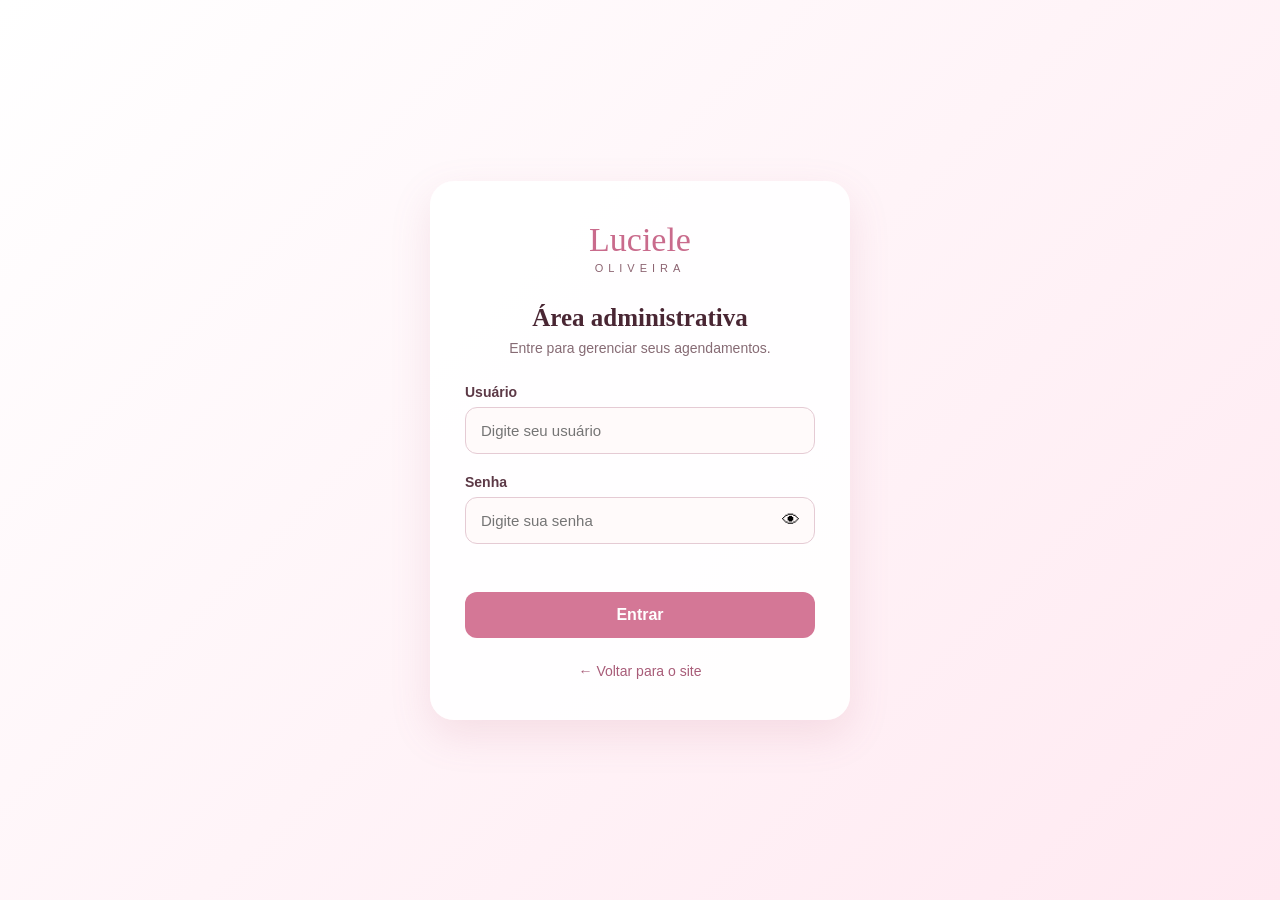
<file: login.html>
<!DOCTYPE html>
<html lang="pt-BR">
<head>
    <meta charset="UTF-8">
    <meta name="viewport" content="width=device-width, initial-scale=1.0">

    <title>Login | Luciele Oliveira</title>

    <link rel="stylesheet" href="login.css">
</head>

<body>

    <main class="login-container">

        <section class="login-card">

            <div class="logo">
                <span>Luciele</span>
                <small>OLIVEIRA</small>
            </div>

            <div class="login-header">
                <h1>Área administrativa</h1>
                <p>Entre para gerenciar seus agendamentos.</p>
            </div>

            <form id="loginForm">

                <div class="input-group">
                    <label for="usuario">Usuário</label>
                    <input
                        type="text"
                        id="usuario"
                        placeholder="Digite seu usuário"
                        required
                    >
                </div>

                <div class="input-group">
                    <label for="senha">Senha</label>

                    <div class="password-container">
                        <input
                            type="password"
                            id="senha"
                            placeholder="Digite sua senha"
                            required
                        >

                        <button
                            type="button"
                            id="mostrarSenha"
                            aria-label="Mostrar senha"
                        >
                            👁
                        </button>
                    </div>
                </div>

                <p id="mensagemErro" class="mensagem-erro"></p>

                <button type="submit" class="btn-login">
                    Entrar
                </button>

            </form>

            <a href="index.html" class="voltar">
                ← Voltar para o site
            </a>

        </section>

    </main>

    <script src="login.js"></script>

</body>
</html>
</file>
<file: login.css>
/* ==============================
   CONFIGURAÇÕES GERAIS
============================== */

* {
    margin: 0;
    padding: 0;
    box-sizing: border-box;
}

body {
    font-family: Arial, Helvetica, sans-serif;
    min-height: 100vh;

    background: linear-gradient(
        135deg,
        #fff,
        #ffe9f1
    );

    display: flex;
    justify-content: center;
    align-items: center;

    color: #4a2634;
}


/* ==============================
   CONTAINER
============================== */

.login-container {
    width: 100%;
    padding: 20px;
}


/* ==============================
   CARTÃO DE LOGIN
============================== */

.login-card {
    width: 100%;
    max-width: 420px;

    margin: auto;
    padding: 40px 35px;

    background: rgba(255, 255, 255, 0.95);

    border-radius: 24px;

    box-shadow:
        0 15px 40px rgba(190, 100, 130, 0.15);

    text-align: center;
}


/* ==============================
   LOGO
============================== */

.logo {
    margin-bottom: 30px;
}

.logo span {
    display: block;

    font-family: Georgia, serif;

    font-size: 34px;

    color: #c96b8c;
}

.logo small {
    display: block;

    margin-top: 3px;

    letter-spacing: 5px;

    font-size: 11px;

    color: #8c6471;
}


/* ==============================
   CABEÇALHO
============================== */

.login-header h1 {
    font-family: Georgia, serif;

    font-size: 25px;

    margin-bottom: 8px;

    color: #492633;
}

.login-header p {
    font-size: 14px;

    color: #866b74;

    margin-bottom: 28px;
}


/* ==============================
   CAMPOS
============================== */

.input-group {
    text-align: left;

    margin-bottom: 20px;
}

.input-group label {
    display: block;

    margin-bottom: 7px;

    font-size: 14px;

    font-weight: 600;

    color: #5c3946;
}

.input-group input {
    width: 100%;

    padding: 14px 15px;

    border: 1px solid #e5cbd4;

    border-radius: 12px;

    outline: none;

    font-size: 15px;

    background: #fffafa;

    color: #432631;

    transition: 0.3s;
}

.input-group input:focus {
    border-color: #d7829f;

    box-shadow:
        0 0 0 3px rgba(215, 130, 159, 0.12);
}


/* ==============================
   SENHA
============================== */

.password-container {
    position: relative;
}

.password-container input {
    padding-right: 50px;
}

#mostrarSenha {
    position: absolute;

    right: 10px;
    top: 50%;

    transform: translateY(-50%);

    border: none;

    background: transparent;

    cursor: pointer;

    font-size: 18px;

    padding: 5px;
}


/* ==============================
   MENSAGEM DE ERRO
============================== */

.mensagem-erro {
    min-height: 20px;

    margin-bottom: 8px;

    font-size: 13px;

    color: #c94b68;
}


/* ==============================
   BOTÃO LOGIN
============================== */

.btn-login {
    width: 100%;

    padding: 14px;

    border: none;

    border-radius: 12px;

    background: #d47796;

    color: white;

    font-size: 16px;

    font-weight: bold;

    cursor: pointer;

    transition: 0.3s;
}

.btn-login:hover {
    background: #c46383;

    transform: translateY(-1px);
}


/* ==============================
   VOLTAR
============================== */

.voltar {
    display: inline-block;

    margin-top: 25px;

    color: #a85c78;

    text-decoration: none;

    font-size: 14px;
}

.voltar:hover {
    text-decoration: underline;
}


/* ==============================
   CELULAR
============================== */

@media (max-width: 480px) {

    .login-card {
        padding: 32px 22px;
    }

    .logo span {
        font-size: 30px;
    }

    .login-header h1 {
        font-size: 22px;
    }
}
</file>
<file: painel.css>
/* =========================================
   CONFIGURAÇÕES GERAIS
========================================= */

* {
    margin: 0;
    padding: 0;
    box-sizing: border-box;
}

body {
    font-family: Arial, Helvetica, sans-serif;

    background: #fff8fa;

    color: #4b2937;

    min-height: 100vh;
}


/* =========================================
   MENU LATERAL
========================================= */

.sidebar {
    position: fixed;

    left: 0;
    top: 0;

    width: 250px;
    height: 100vh;

    background: #ffffff;

    border-right: 1px solid #f0dce3;

    display: flex;
    flex-direction: column;

    padding: 30px 18px;

    z-index: 100;
}


/* =========================================
   LOGO
========================================= */

.logo {
    text-align: center;

    margin-bottom: 35px;
}

.logo span {
    display: block;

    font-family: Georgia, serif;

    font-size: 30px;

    color: #c96f8d;
}

.logo small {
    display: block;

    margin-top: 3px;

    font-size: 10px;

    letter-spacing: 5px;

    color: #8d6975;
}


/* =========================================
   MENU
========================================= */

.menu {
    display: flex;

    flex-direction: column;

    gap: 7px;
}

.menu-item {
    width: 100%;

    border: none;

    background: transparent;

    color: #765764;

    padding: 13px 15px;

    border-radius: 12px;

    display: flex;

    align-items: center;

    gap: 12px;

    font-size: 14px;

    text-align: left;

    cursor: pointer;

    transition: 0.25s;
}

.menu-item:hover {
    background: #fff0f5;

    color: #bd6684;
}

.menu-item.active {
    background: #f8dce6;

    color: #ad5574;

    font-weight: bold;
}


/* =========================================
   BOTÃO SAIR
========================================= */

.btn-sair {
    margin-top: auto;

    width: 100%;

    padding: 12px;

    border: none;

    border-radius: 12px;

    background: #fff0f3;

    color: #b35c76;

    font-size: 14px;

    cursor: pointer;

    transition: 0.25s;
}

.btn-sair:hover {
    background: #f8dce5;
}


/* =========================================
   CONTEÚDO PRINCIPAL
========================================= */

.main-content {
    margin-left: 250px;

    min-height: 100vh;

    padding: 30px 40px;
}


/* =========================================
   TOPO
========================================= */

.topbar {
    display: flex;

    justify-content: space-between;

    align-items: center;

    margin-bottom: 30px;
}

.saudacao {
    color: #a16d7c;

    font-size: 14px;

    margin-bottom: 5px;
}

.topbar h1 {
    font-family: Georgia, serif;

    font-size: 30px;

    color: #4b2937;
}


/* =========================================
   PERFIL
========================================= */

.perfil {
    display: flex;

    align-items: center;

    gap: 10px;
}

.perfil strong {
    display: block;

    font-size: 14px;
}

.perfil small {
    display: block;

    margin-top: 3px;

    color: #987582;

    font-size: 12px;
}

.avatar {
    width: 42px;
    height: 42px;

    border-radius: 50%;

    background: #e9a7bc;

    color: white;

    display: flex;

    align-items: center;

    justify-content: center;

    font-weight: bold;

    font-size: 17px;
}


/* =========================================
   SEÇÕES
========================================= */

.section {
    display: none;
}

.section.active-section {
    display: block;
}


/* =========================================
   CARD DE BOAS-VINDAS
========================================= */

.welcome-card {
    background: linear-gradient(
        135deg,
        #f9dce6,
        #fff1f5
    );

    border-radius: 20px;

    padding: 30px;

    margin-bottom: 25px;

    border: 1px solid #f2d4df;
}

.tag {
    display: inline-block;

    padding: 6px 10px;

    background: rgba(255, 255, 255, 0.7);

    border-radius: 20px;

    font-size: 10px;

    letter-spacing: 1px;

    color: #a45c75;

    margin-bottom: 12px;
}

.welcome-card h2 {
    font-family: Georgia, serif;

    font-size: 25px;

    margin-bottom: 8px;
}

.welcome-card p {
    color: #795864;

    font-size: 14px;

    max-width: 600px;

    line-height: 1.6;
}


/* =========================================
   CARDS DE RESUMO
========================================= */

.cards {
    display: grid;

    grid-template-columns:
        repeat(4, 1fr);

    gap: 18px;

    margin-bottom: 25px;
}

.card {
    background: #ffffff;

    border: 1px solid #f0dce3;

    border-radius: 17px;

    padding: 20px;

    display: flex;

    align-items: center;

    gap: 14px;

    box-shadow:
        0 5px 18px rgba(170, 100, 125, 0.05);
}

.card-icon {
    width: 43px;
    height: 43px;

    border-radius: 12px;

    background: #fff0f4;

    display: flex;

    align-items: center;

    justify-content: center;

    font-size: 20px;
}

.card p {
    font-size: 12px;

    color: #987582;

    margin-bottom: 5px;
}

.card strong {
    font-size: 24px;

    color: #4b2937;
}


/* =========================================
   CAIXAS DE CONTEÚDO
========================================= */

.content-box {
    background: #ffffff;

    border: 1px solid #f0dce3;

    border-radius: 18px;

    padding: 25px;

    margin-bottom: 25px;
}

.box-header {
    display: flex;

    justify-content: space-between;

    align-items: center;

    margin-bottom: 20px;
}

.box-header h2 {
    font-family: Georgia, serif;

    font-size: 20px;

    margin-bottom: 5px;
}

.box-header p {
    font-size: 13px;

    color: #92727d;
}


/* =========================================
   ESTADO VAZIO
========================================= */

.empty-state {
    text-align: center;

    padding: 40px 20px;

    color: #92727d;
}

.empty-icon {
    font-size: 35px;

    margin-bottom: 12px;
}

.empty-state h3 {
    color: #60404c;

    font-size: 17px;

    margin-bottom: 7px;
}

.empty-state p {
    font-size: 13px;

    line-height: 1.5;

    max-width: 500px;

    margin: auto;
}


/* =========================================
   CABEÇALHO DAS SEÇÕES
========================================= */

.section-header {
    display: flex;

    justify-content: space-between;

    align-items: center;

    margin-bottom: 25px;
}

.section-header h2 {
    font-family: Georgia, serif;

    font-size: 27px;

    margin-bottom: 6px;
}

.section-header p {
    color: #92727d;

    font-size: 14px;
}


/* =========================================
   BOTÕES
========================================= */

.primary-button,
.small-button {
    border: none;

    background: #d47796;

    color: white;

    border-radius: 10px;

    cursor: pointer;

    transition: 0.25s;
}

.primary-button {
    padding: 12px 18px;

    font-size: 13px;
}

.small-button {
    padding: 9px 14px;

    font-size: 12px;
}

.primary-button:hover,
.small-button:hover {
    background: #bd6482;

    transform: translateY(-1px);
}


/* =========================================
   CONFIGURAÇÕES
========================================= */

.settings-box {
    padding: 0;
}

.setting-item {
    padding: 22px;

    border-bottom: 1px solid #f3e3e8;
}

.setting-item:last-child {
    border-bottom: none;
}

.setting-item strong {
    display: block;

    margin-bottom: 5px;

    font-size: 14px;
}

.setting-item p {
    color: #92727d;

    font-size: 13px;
}


/* =========================================
   RESPONSIVIDADE
========================================= */

@media (max-width: 1100px) {

    .cards {
        grid-template-columns:
            repeat(2, 1fr);
    }

}


/* =========================================
   TABLET / CELULAR
========================================= */

@media (max-width: 768px) {

    .sidebar {
        width: 70px;

        padding: 20px 10px;
    }

    .logo span {
        font-size: 18px;
    }

    .logo small {
        display: none;
    }

    .menu-item {
        justify-content: center;

        padding: 13px 5px;
    }

    .menu-item span {
        display: none;
    }

    .btn-sair {
        font-size: 0;
    }

    .btn-sair:first-letter {
        font-size: 16px;
    }

    .main-content {
        margin-left: 70px;

        padding: 25px 20px;
    }

    .topbar h1 {
        font-size: 25px;
    }

    .perfil div:last-child {
        display: none;
    }

    .section-header {
        align-items: flex-start;

        gap: 15px;
    }

}


/* =========================================
   CELULAR
========================================= */

@media (max-width: 520px) {

    .cards {
        grid-template-columns: 1fr;
    }

    .main-content {
        padding: 20px 14px;
    }

    .topbar {
        align-items: flex-start;
    }

    .topbar h1 {
        font-size: 22px;
    }

    .welcome-card {
        padding: 22px;
    }

    .welcome-card h2 {
        font-size: 21px;
    }

    .section-header {
        flex-direction: column;
    }

    .primary-button {
        width: 100%;
    }

    .box-header {
        align-items: flex-start;

        gap: 15px;
    }

}
</file>
